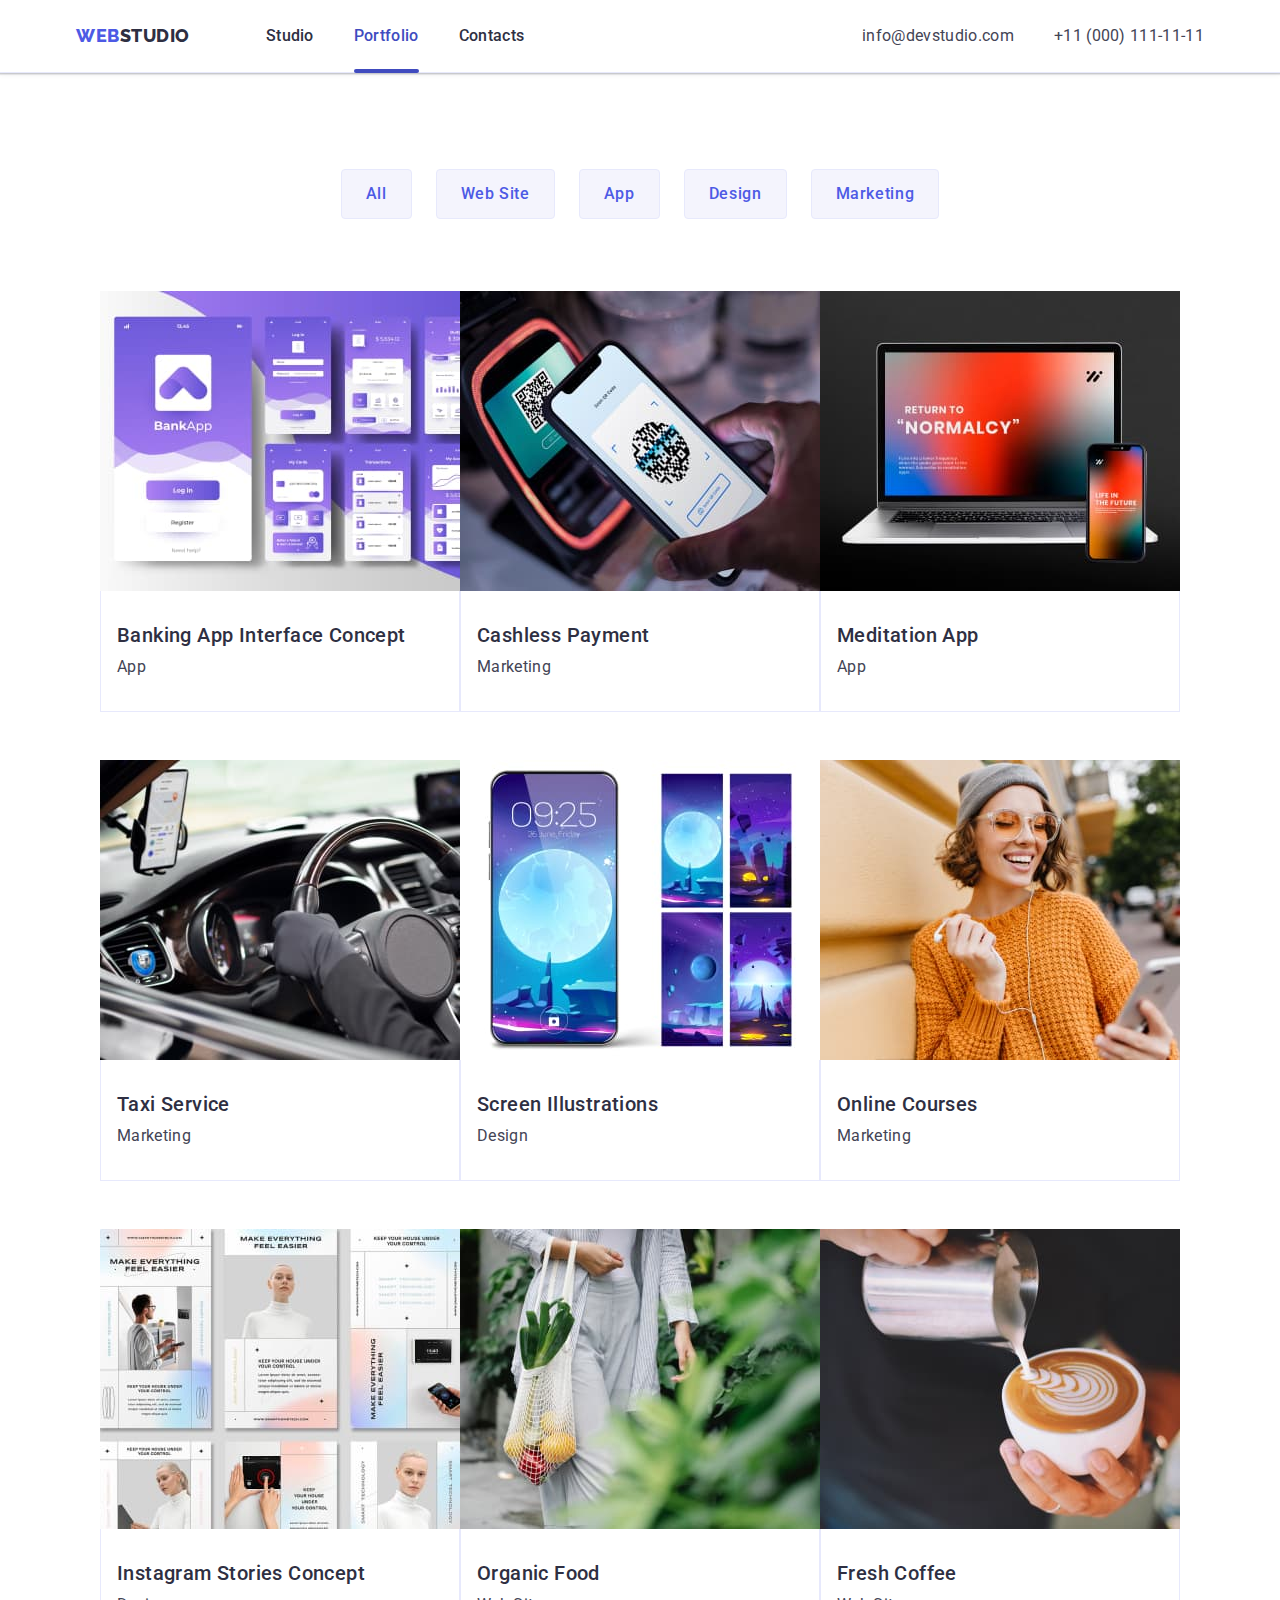
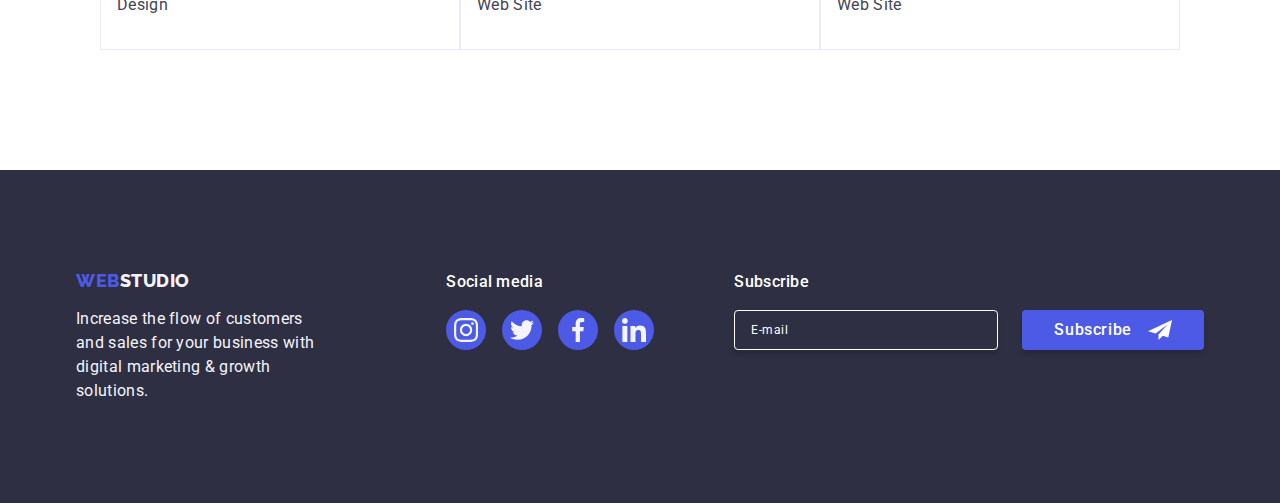
<file: portfolio.html>
<!DOCTYPE html>
<html lang="en">
  <head>
    <meta charset="UTF-8" />
    <meta name="viewport" content="width=device-width, initial-scale=1.0" />
    <title>WebStudio</title>
    <link rel="preconnect" href="https://fonts.googleapis.com" />
    <link rel="preconnect" href="https://fonts.gstatic.com" crossorigin />
    <link
      href="https://fonts.googleapis.com/css2?family=Raleway:wght@800&family=Roboto:wght@400;500;700;900&display=swap"
      rel="stylesheet"
    />
    <link
      rel="stylesheet"
      href="https://cdn.jsdelivr.net/npm/modern-normalize@2.0.0/modern-normalize.min.css"
    />
    <link rel="stylesheet" href="./css/styles.css" />
  </head>
  <body>
    <header class="header">
      <div class="container header-container">
        <nav class="header-navigation">
          <a href="./index.html" class="logo logo-header link"
            >Web<span class="studio">Studio</span></a
          >
          <ul class="list menu-nav">
            <li><a class="link menu" href="./index.html">Studio</a></li>
            <li><a class="link menu menu-active" href="./portfolio.html">Portfolio</a></li>
            <li><a class="link menu" href="">Contacts</a></li>
          </ul>
        </nav>
        <address class="address">
          <ul class="list contacts-list">
            <li>
              <a class="link address-info" href="mailto:info@devstudio.com">info@devstudio.com</a>
            </li>
            <li>
              <a class="link address-info" href="tel:+110001111111">+11 (000) 111-11-11</a>
            </li>
          </ul>
        </address>
      </div>
    </header>
    <main>
      <section class="portfolio">
        <div class="container">
          <h1 class="hidden">Filters</h1>
          <ul class="list list-button">
            <li><button type="button" class="portfolio-btn">All</button></li>
            <li><button type="button" class="portfolio-btn">Web Site</button></li>
            <li><button type="button" class="portfolio-btn">App</button></li>
            <li><button type="button" class="portfolio-btn">Design</button></li>
            <li><button type="button" class="portfolio-btn">Marketing</button></li>
          </ul>

          <ul class="list gallery-list">
            <li class="gallery-items">
              <a href="#" class="link gallery-link">
                <div class="gallery-link-overlay">
                  <img
                    src="./images/portfolio/img11.jpg"
                    alt="banking app"
                    width="360"
                    height="300"
                  />
                  <p class="overlay"
                    >14 Stylish and User-Friendly App Design Concepts · Task Manager App · Calorie
                    Tracker App · Exotic Fruit Ecommerce App · Cloud Storage App
                  </p>
                </div>
                <div class="gallery-content">
                  <h2 class="title">Banking App Interface Concept</h2>
                  <p class="subtitle">App</p>
                </div>
              </a>
            </li>
            <li class="gallery-items">
              <a href="#" class="link gallery-link">
                <div class="gallery-link-overlay">
                  <img
                    src="./images/portfolio/img12.jpg"
                    alt="cashless payment"
                    width="360"
                    height="300"
                  />
                  <p class="overlay"
                    >14 Stylish and User-Friendly App Design Concepts · Task Manager App · Calorie
                    Tracker App · Exotic Fruit Ecommerce App · Cloud Storage App
                  </p>
                </div>
                <div class="gallery-content">
                  <h2 class="title">Cashless Payment</h2>
                  <p class="subtitle">Marketing</p>
                </div>
              </a>
            </li>
            <li class="gallery-items">
              <a href="#" class="link gallery-link">
                <div class="gallery-link-overlay">
                  <img
                    src="./images/portfolio/img13.jpg"
                    alt="meditation app"
                    width="360"
                    height="300"
                  />
                  <p class="overlay"
                    >14 Stylish and User-Friendly App Design Concepts · Task Manager App · Calorie
                    Tracker App · Exotic Fruit Ecommerce App · Cloud Storage App
                  </p>
                </div>
                <div class="gallery-content">
                  <h2 class="title">Meditation App</h2>
                  <p class="subtitle">App</p>
                </div>
              </a>
            </li>
            <li class="gallery-items">
              <a href="#" class="link gallery-link">
                <div class="gallery-link-overlay">
                  <img
                    src="./images/portfolio/img14.jpg"
                    alt="taxi service"
                    width="360"
                    height="300"
                  />
                  <p class="overlay"
                    >14 Stylish and User-Friendly App Design Concepts · Task Manager App · Calorie
                    Tracker App · Exotic Fruit Ecommerce App · Cloud Storage App
                  </p>
                </div>
                <div class="gallery-content">
                  <h2 class="title">Taxi Service</h2>
                  <p class="subtitle">Marketing</p>
                </div>
              </a>
            </li>
            <li class="gallery-items">
              <a href="#" class="link gallery-link">
                <div class="gallery-link-overlay">
                  <img
                    src="./images/portfolio/img15.jpg"
                    alt="screen illustrations"
                    width="360"
                    height="300"
                  />
                  <p class="overlay"
                    >14 Stylish and User-Friendly App Design Concepts · Task Manager App · Calorie
                    Tracker App · Exotic Fruit Ecommerce App · Cloud Storage App
                  </p>
                </div>
                <div class="gallery-content">
                  <h2 class="title">Screen Illustrations</h2>
                  <p class="subtitle">Design</p>
                </div>
              </a>
            </li>
            <li class="gallery-items">
              <a href="#" class="link gallery-link">
                <div class="gallery-link-overlay">
                  <img
                    src="./images/portfolio/img16.jpg"
                    alt="online courses"
                    width="360"
                    height="300"
                  />
                  <p class="overlay"
                    >14 Stylish and User-Friendly App Design Concepts · Task Manager App · Calorie
                    Tracker App · Exotic Fruit Ecommerce App · Cloud Storage App
                  </p>
                </div>
                <div class="gallery-content">
                  <h2 class="title">Online Courses</h2>
                  <p class="subtitle">Marketing</p>
                </div>
              </a>
            </li>
            <li class="gallery-items">
              <a href="#" class="link gallery-link">
                <div class="gallery-link-overlay">
                  <img
                    src="./images/portfolio/img17.jpg"
                    alt="instagram concept"
                    width="360"
                    height="300"
                  />
                  <p class="overlay"
                    >14 Stylish and User-Friendly App Design Concepts · Task Manager App · Calorie
                    Tracker App · Exotic Fruit Ecommerce App · Cloud Storage App
                  </p>
                </div>
                <div class="gallery-content">
                  <h2 class="title">Instagram Stories Concept</h2>
                  <p class="subtitle">Design</p>
                </div>
              </a>
            </li>
            <li class="gallery-items">
              <a href="#" class="link gallery-link">
                <div class="gallery-link-overlay">
                  <img
                    src="./images/portfolio/img18.jpg"
                    alt="organic food"
                    width="360"
                    height="300"
                  />
                  <p class="overlay"
                    >14 Stylish and User-Friendly App Design Concepts · Task Manager App · Calorie
                    Tracker App · Exotic Fruit Ecommerce App · Cloud Storage App
                  </p>
                </div>
                <div class="gallery-content">
                  <h2 class="title">Organic Food</h2>
                  <p class="subtitle">Web Site</p>
                </div>
              </a>
            </li>
            <li class="gallery-items">
              <a href="#" class="link gallery-link">
                <div class="gallery-link-overlay">
                  <img src="./images/portfolio/img19.jpg" alt="coffee" width="360" height="300" />
                  <p class="overlay"
                    >14 Stylish and User-Friendly App Design Concepts · Task Manager App · Calorie
                    Tracker App · Exotic Fruit Ecommerce App · Cloud Storage App
                  </p>
                </div>
                <div class="gallery-content">
                  <h2 class="title">Fresh Coffee</h2>
                  <p class="subtitle">Web Site</p>
                </div>
              </a>
            </li>
          </ul>
        </div>
      </section>
    </main>
    <footer class="footer">
      <div class="container footer-blocks">
        <div class="footer-first-block">
          <a class="link logo logo-footer" href="./index.html"
            >Web<span class="studio-white">Studio</span>
          </a>
          <p class="footer-text">
            Increase the flow of customers and sales for your business with digital marketing &
            growth solutions.
          </p>
        </div>
        <div class="footer-second-block">
          <p class="footer-social-text">Social media</p>
          <ul class="list footer-list">
            <li class="footer-item">
              <a class="footer-icon" href="">
                <svg class="footer-social-icon" width="24" height="24" aria-label="Instagram icon">
                  <use href="./images/icons.svg#icon-instagram-icon"></use>
                </svg>
              </a>
            </li>
            <li class="footer-item">
              <a class="footer-icon" href="">
                <svg class="footer-social-icon" width="24" height="24" aria-label="Twitter icon">
                  <use href="./images/icons.svg#icon-twitter-icon"></use>
                </svg>
              </a>
            </li>
            <li class="footer-item">
              <a class="footer-icon" href="">
                <svg class="footer-social-icon" width="24" height="24" aria-label="Facebook icon">
                  <use href="./images/icons.svg#icon-facebook-icon"></use>
                </svg>
              </a>
            </li>
            <li class="footer-item">
              <a class="footer-icon" href="">
                <svg class="footer-social-icon" width="24" height="24" aria-label="Linkedin icon">
                  <use href="./images/icons.svg#icon-linkedin-icon"></use>
                </svg>
              </a>
            </li>
          </ul>
        </div>
        <div class="footer-third-block">
          <p class="footer-social-text">Subscribe</p>
          <form class="subscribe-form">
            <label class="subscribe-label" for="user-subscribe">
              <input
                class="subscribe-form-input"
                type="email"
                name="user-subscribe"
                id="user-subscribe"
                placeholder="E-mail"
                required
              />
            </label>
            <button class="hero-button footer-btn" type="submit"
              >Subscribe
              <svg class="subscribe-icon" width="24" height="24" aria-label="Subscribe icon">
                <use href="./images/icons.svg#icon-fly"></use>
              </svg>
            </button>
          </form>
        </div>
      </div>
    </footer>
  </body>
</html>
</file>
<file: css/styles.css>
:root {
  --global-font: 'Roboto', sans-serif;
  --second-font: 'Raleway', sans-serif;
  --global-text-color: #434455;
  --second-text-color: #2e2f42;
  --background-color-white: #fff;
  --background-color-grey: #f4f4fd;
  --global-color-blue: #4d5ae5;
  --active-button: #404bbf;
  --cornflower: #e7e9fc;
  --lightslate: #8e8f99;
  --green: #31d0aa;
  --modal-background: #fcfcfc;
  --transition-dur-fun: 250ms cubic-bezier(0.4, 0, 0.2, 1);
}

body {
  font-family: var(--global-font);
  color: var(--global-text-color);
}

h1,
h2,
h3,
p {
  margin: 0;
}

ul,
ol {
  margin: 0;
  padding: 0;
}

img {
  display: block;
  max-width: 100%;
}

*,
*::before,
*::after {
  box-sizing: border-box;
}

.link {
  text-decoration: none;
}

.link:hover,
.link:focus {
  color: var(--active-button);
}

.list {
  list-style-type: none;
  padding: 0;
  margin: 0;
}

/* ---PHONE SCREEN--- */
.container {
  min-width: 320px;
  max-width: 428px;
  margin-left: auto;
  margin-right: auto;
  padding-left: 16px;
  padding-right: 16px;
}

/* ---TABLET SCREEN--- */

@media screen and (min-width: 768px) {
  .container {
    max-width: 768px;
  }
}

/* ---DESKTOP SCREEN--- */

@media screen and (min-width: 1158px) {
  .container {
    max-width: 1158px;
    padding-left: 15px;
    padding-right: 15px;
  }
}

.section {
  padding: 96px 0;
}

@media screen and (min-width: 1158px) {
  .section {
    padding: 120px 0;
  }
}

/* ====== HEADER =======*/

.header {
  border-bottom: 1px solid var(--cornflower);
  box-shadow: 0px 2px 1px rgba(46, 47, 66, 0.08), 0px 1px 1px rgba(46, 47, 66, 0.16),
    0px 1px 6px rgba(46, 47, 66, 0.08);
}

.header-container {
  display: flex;
  justify-content: space-between;
  align-items: center;
}

.header-navigation {
  display: flex;
  align-items: center;
}

.logo {
  font-family: var(--second-font);
  font-weight: 800;
  font-size: 18px;
  line-height: 1.17;
  letter-spacing: 0.54px;
  color: var(--global-color-blue);
  text-transform: uppercase;
  transition: color var(--transition-dur-fun);
}

.logo-header {
  margin-right: 76px;
  padding: 24px 0;
}

.studio {
  color: var(--second-text-color);
}

@media screen and (max-width: 767.98px) {
  .address {
    display: none;
  }
}

.menu-nav {
  display: flex;
  gap: 40px;
}

.contacts-list {
  display: flex;
  align-items: center;
  flex-direction: column;
  gap: 12px;
}

@media screen and (min-width: 1158px) {
  .contacts-list {
    display: flex;
    flex-direction: row;
    gap: 40px;
  }
}

.menu {
  display: inline-block;
  font-family: var(--global-font);
  font-size: 16px;
  font-weight: 500;
  line-height: 1.5;
  letter-spacing: 0.32px;
  color: var(--second-text-color);
  padding: 24px 0;
  transition: color var(--transition-dur-fun);
}

.menu-active {
  position: relative;
  color: var(--active-button);
}

.menu-active::after {
  position: absolute;
  left: 0;
  bottom: -1px;
  content: '';
  display: block;
  width: 100%;
  height: 4px;
  border-radius: 2px;
  background-color: var(--active-button);
}

.address {
  font-style: normal;
}

.address-info {
  display: inline-block;
  font-family: var(--global-font);
  font-size: 16px;
  font-weight: 400;
  line-height: 1.5;
  letter-spacing: 0.32px;
  color: var(--global-text-color);
  transition: color var(--transition-dur-fun);
}

.header-btn {
  background-color: transparent;
  padding: 0;
  border: none;
}

.header-btn-icon {
  stroke: var(--second-text-color);
  stroke-width: 3;
  transition: fill var(--transition-dur-fun);
}
/* ====== HEADER =======*/

/* ====== HERO =======*/
.hero {
  background-color: var(--second-text-color);
  text-align: center;
  padding: 112px 0;
}

@media screen and (min-width: 1158px) {
  .hero {
    padding: 188px 0;
  }
}
.hero-title {
  font-family: var(--global-font);
  font-size: 36px;
  font-weight: 700;
  line-height: 1.11;
  letter-spacing: 0.72px;
  text-transform: capitalize;
  color: var(--background-color-white);
  margin-bottom: 72px;
  max-width: 320px;
  margin-left: auto;
  margin-right: auto;
}

@media screen and (min-width: 768px) {
  .hero-title {
    font-size: 56px;
    line-height: 1.07;
    letter-spacing: 1.12px;
    margin-bottom: 36px;
    max-width: 496px;
  }
}

@media screen and (min-width: 1158px) {
  .hero-title {
    margin-bottom: 48px;
  }
}

.hero-button {
  font-family: inherit;
  font-size: 16px;
  font-weight: 500;
  line-height: 1.5;
  letter-spacing: 0.64px;
  cursor: pointer;
  background-color: var(--global-color-blue);
  color: var(--background-color-white);
  padding: 16px 32px;
  border: none;
  border-radius: 4px;
  box-shadow: 0px 4px 4px 0px rgba(0, 0, 0, 0.15);
  min-width: 169px;
  display: block;
  margin-left: auto;
  margin-right: auto;
  transition: background-color var(--transition-dur-fun);
}

.hero-button:hover,
.hero-button:focus {
  background-color: var(--active-button);
}

.background-hero {
  max-width: 1440px;
  margin: 0 auto;
  background-repeat: no-repeat;
  background-position: center;
  background-size: cover;

  background-image: linear-gradient(rgba(46, 47, 66, 0.7), rgba(46, 47, 66, 0.7)),
    url(../images/background/Dark-bg_mob.jpg);
}
@media (min-resolution: 192dpi) {
  .background-hero {
    background-image: linear-gradient(rgba(46, 47, 66, 0.7), rgba(46, 47, 66, 0.7)),
      url(../images/background/Dark-bg_mob@2x.jpg);
  }
}
@media only screen and (min-width: 768px) {
  .background-hero {
    background-image: linear-gradient(rgba(46, 47, 66, 0.7), rgba(46, 47, 66, 0.7)),
      url(../images/background/Dark-bg_tab.jpg);
  }
}
@media only screen and (min-width: 768px) and (min-resolution: 192dpi) {
  .background-hero {
    background-image: linear-gradient(rgba(46, 47, 66, 0.7), rgba(46, 47, 66, 0.7)),
      url(../images/background/Dark-bg_tab@2x.jpg);
  }
}

@media only screen and (min-width: 1158px) {
  .background-hero {
    background-image: linear-gradient(rgba(46, 47, 66, 0.7), rgba(46, 47, 66, 0.7)),
      url(../images/background/people-bg_desk.jpg);
  }
}
@media only screen and (min-width: 1158px) and (min-resolution: 192dpi) {
  .background-hero {
    background-image: linear-gradient(rgba(46, 47, 66, 0.7), rgba(46, 47, 66, 0.7)),
      url(../images/background/people-bg_desk@2x.jpg);
  }
}

/* ====== HERO =======*/

/* ====== SECTION =======*/

.hidden {
  position: absolute;
  width: 1px;
  height: 1px;
  margin: -1px;
  border: 0;
  padding: 0;

  white-space: nowrap;
  clip-path: inset(100%);
  clip: rect(0 0 0 0);
  overflow: hidden;
}

.features-list,
.team-list {
  justify-content: center;
  display: flex;
  flex-wrap: wrap;
  gap: 72px;
}

.customers-list {
  justify-content: center;
  display: flex;
  flex-wrap: wrap;
  gap: 72px 16px;
}

@media screen and (min-width: 768px) {
  .features-list,
  .customers-list {
    gap: 72px 24px;
  }
}

@media screen and (min-width: 768px) {
  .team-list {
    gap: 64px 24px;
  }
}

@media screen and (min-width: 1158px) {
  .features-list,
  .team-list,
  .customers-list {
    flex-wrap: nowrap;
    gap: 24px;
  }
}

@media screen and (min-width: 768px) {
  .features-items {
    flex-basis: calc((100% - 24px) / 2);
  }
}

@media screen and (min-width: 1158px) {
  .features-items,
  .team-list-item {
    flex-basis: calc((100% - 3 * 24px) / 4);
  }
}

.svg-hide {
  display: none;
}

@media screen and (min-width: 1158px) {
  .svg-hide {
    display: initial;
  }
}

@media screen and (min-width: 1158px) {
  .second-section-icon {
    background-color: var(--background-color-grey);
    display: flex;
    justify-content: center;
    align-items: center;
    height: 112px;
    margin-bottom: 8px;
    border-radius: 4px;
  }
}

.title {
  font-family: var(--global-font);
  font-size: 36px;
  font-weight: 700;
  line-height: 1.11;
  letter-spacing: 0.72px;
  color: var(--second-text-color);
  margin-bottom: 8px;
  text-align: center;
}

@media screen and (min-width: 768px) {
  .title {
    text-align: start;
  }
}

@media screen and (min-width: 1158px) {
  .title {
    font-size: 20px;
    font-weight: 500;
    line-height: 1.2;
    letter-spacing: 0.4px;
  }
}

.subtitle {
  font-family: var(--global-font);
  font-size: 16px;
  font-weight: 500;
  line-height: 1.5;
  letter-spacing: 0.32px;
  color: var(--global-text-color);
}

@media screen and (min-width: 1158px) {
  .subtitle {
    font-weight: 400;
  }
}

@media screen and (max-width: 1158px) {
  .section-hide {
    display: none;
  }
}

.caption {
  font-family: var(--global-font);
  font-size: 36px;
  font-weight: 700;
  line-height: 1.11;
  letter-spacing: 0.72px;
  color: var(--second-text-color);
  text-align: center;
  text-transform: capitalize;
  margin-bottom: 72px;
}

.caption-list-item {
  flex-basis: calc((100% - 24px * 2) / 3);
}

@media screen and (min-width: 1158px) {
  .caption-list {
    display: flex;
    justify-content: center;
    gap: 24px;
  }
}

.team-title {
  text-align: center;
  padding: 32px 0;
}

.team-caption {
  font-family: var(--global-font);
  font-size: 20px;
  font-weight: 500;
  line-height: 1.2;
  letter-spacing: 0.4px;
  color: var(--second-text-color);
  margin-bottom: 8px;
}

.team-subtitle {
  font-family: var(--global-font);
  font-size: 16px;
  font-weight: 400;
  line-height: 1.5;
  letter-spacing: 0.32px;
  color: var(--global-text-color);
}

.background-team {
  background-color: var(--background-color-grey);
}

.background-team-photo {
  background-color: var(--background-color-white);
  border-radius: 0px 0px 4px 4px;
  box-shadow: 0px 2px 1px 0px rgba(46, 47, 66, 0.08), 0px 1px 1px 0px rgba(46, 47, 66, 0.16),
    0px 1px 6px 0px rgba(46, 47, 66, 0.08);
}

.team-icon-list {
  display: flex;
  gap: 24px;
  justify-content: center;
  align-items: center;
  margin-top: 8px;
}

.team-icon-item {
  width: 40px;
  height: 40px;
}

.team-icon-link {
  display: flex;
  justify-content: center;
  align-items: center;
  width: 100%;
  height: 100%;
  border-radius: 50%;
  background-color: var(--global-color-blue);
  fill: var(--background-color-grey);
  transition: color var(--transition-dur-fun);
}

.team-icon-link:hover,
.team-icon-link:focus {
  background-color: var(--active-button);
}

@media only screen and (min-width: 768px) and (max-width: 1157px) {
  .customers-container {
    width: 584px;
  }
}

.customers-link {
  width: 100%;
  height: 100%;
  display: flex;
  border-radius: 4px;
  border: 1px solid var(--lightslate);
  justify-content: center;
  align-items: center;
  color: var(--lightslate);
  transition: color var(--transition-dur-fun);
}

.customers-item {
  flex-basis: calc((100% - 24px) / 2);
  height: 88px;
}

@media screen and (min-width: 768px) {
  .customers-item {
    flex-basis: calc((100% - 2 * 24px) / 3);
  }
}

@media screen and (min-width: 1158px) {
  .customers-item {
    flex-basis: calc((100% - 5 * 24px) / 6);
  }
}

.customers-icon {
  fill: currentColor;
}

.customers-link:hover,
.customers-link:focus {
  border: 1px solid var(--active-button);
  color: var(--active-button);
}

/* ====== SECTION =======*/

/* ====== FOOTER =======*/
.footer {
  background-color: var(--second-text-color);
  padding: 100px 0;
}

.studio-white {
  color: var(--background-color-grey);
}

.footer-text {
  font-family: var(--global-font);
  font-size: 16px;
  font-weight: 400;
  line-height: 1.5;
  letter-spacing: 0.32px;
  color: var(--background-color-grey);
  max-width: 264px;
}

.logo-footer {
  display: inline-block;
  margin-bottom: 16px;
}

@media screen and (min-width: 768px) {
  .footer-blocks {
    display: flex;
    flex-wrap: wrap;
  }
}

@media screen and (min-width: 1158px) {
  .footer-blocks {
    display: flex;
    flex-wrap: nowrap;
    align-items: baseline;
  }
}

.footer-first-block {
  display: flex;
  flex-direction: column;
  align-items: center;
  margin-bottom: 72px;
}

@media screen and (min-width: 768px) {
  .footer-first-block {
    display: flex;
    align-items: flex-start;
    margin-right: 24px;
  }
}

@media screen and (min-width: 1158px) {
  .footer-first-block {
    margin-right: 120px;
    margin-bottom: 0;
  }
}

.footer-second-block {
  display: flex;
  flex-direction: column;
  align-items: center;
  margin-bottom: 72px;
}

@media only screen and (min-width: 768px) {
  .footer-second-block {
    display: flex;
    align-items: flex-start;
    margin-bottom: 0;
  }
}

.footer-social-text {
  font-family: var(--global-font);
  font-size: 16px;
  font-weight: 500;
  line-height: 1.5;
  letter-spacing: 0.32px;
  color: var(--background-color-white);
  margin-bottom: 16px;
}

.footer-list {
  display: flex;
  gap: 16px;
}

.footer-item {
  width: 40px;
  height: 40px;
}

.footer-icon {
  display: flex;
  align-items: center;
  justify-content: center;
  width: 100%;
  height: 100%;
  background-color: var(--global-color-blue);
  border-radius: 50%;
  transition: color var(--transition-dur-fun);
}

.footer-icon:hover,
.footer-icon:focus {
  background-color: var(--green);
}

.footer-social-icon {
  fill: var(--background-color-grey);
}

.footer-third-block {
  display: flex;
  flex-direction: column;
  align-items: center;
}

@media screen and (min-width: 768px) {
  .footer-third-block {
    display: flex;
    align-items: flex-start;
  }
}

@media screen and (min-width: 1158px) {
  .footer-third-block {
    margin-left: 80px;
  }
}

@media screen and (min-width: 768px) {
  .subscribe-form {
    display: flex;
    gap: 24px;
  }
}

.subscribe-form-input {
  width: 398px;
  height: 40px;
  border: 1px solid var(--background-color-white);
  border-radius: 4px;
  box-shadow: 0px 4px 4px 0px rgba(0, 0, 0, 0.15);
  background-color: transparent;
  font-size: 12px;
  line-height: 1.5;
  letter-spacing: 0.48px;
  padding-left: 16px;
  color: var(--background-color-white);
  margin-bottom: 16px;
}

@media screen and (max-width: 427px) {
  .subscribe-form-input {
    width: 298px;
  }
}

@media screen and (min-width: 768px) {
  .subscribe-form-input {
    width: 264px;
  }
}
.subscribe-form-input::placeholder {
  color: var(--background-color-white);
}

.footer-btn {
  display: flex;
  align-items: center;
  justify-content: center;
  height: 40px;
  min-width: 165px;
}

.subscribe-icon {
  fill: var(--background-color-white);
  margin-left: 16px;
}

/* ====== FOOTER =======*/

/* ====== PORTFOLIO =======*/

.portfolio {
  padding: 96px 0 120px 0;
}

.portfolio-btn {
  font-family: inherit;
  font-size: 16px;
  font-weight: 500;
  line-height: 1.5;
  letter-spacing: 0.64px;
  cursor: pointer;
  background-color: var(--background-color-grey);
  color: var(--global-color-blue);
  padding: 12px 24px;
  border: 1px solid var(--cornflower);
  border-radius: 4px;
  min-width: 68px;
  transition: background-color var(--transition-dur-fun), color var(--transition-dur-fun);
}

.portfolio-btn:hover,
.portfolio-btn:focus {
  background-color: var(--active-button);
  color: var(--background-color-white);
  box-shadow: 0px 2px 2px 0px rgba(0, 0, 0, 0.12), 0px 2px 1px 0px rgba(0, 0, 0, 0.08),
    0px 3px 1px 0px rgba(0, 0, 0, 0.1);
  border: 1px solid transparent;
}

.list-button {
  display: flex;
  justify-content: center;
  column-gap: 24px;
  margin-bottom: 72px;
}

.gallery-list {
  display: flex;
  flex-wrap: wrap;
  justify-content: center;
  row-gap: 48px;
}

.gallery-items {
  width: calc((100% - 48px) / 3);
}

.gallery-content {
  border: 1px solid var(--cornflower);
  border-top: none;
  padding: 32px 16px;
}

.gallery-link {
  display: block;
  transition: color var(--transition-dur-fun);
}

.gallery-link:hover,
.gallery-link:focus {
  box-shadow: 0px 1px 6px rgba(46, 47, 66, 0.08), 0px 1px 1px rgba(46, 47, 66, 0.16),
    0px 2px 1px rgba(46, 47, 66, 0.08);
}

.overlay {
  font-family: var(--global-font);
  font-size: 16px;
  font-weight: 400;
  line-height: 1.5;
  letter-spacing: 0.32px;
  color: var(--background-color-grey);
  position: absolute;
  top: 0;
  left: 0;
  width: 100%;
  height: 100%;
  padding: 40px 32px;
  background-color: var(--global-color-blue);
  transform: translateY(100%);
  transition: transform var(--transition-dur-fun);
}

.gallery-link-overlay {
  position: relative;
  overflow: hidden;
}

.gallery-link-overlay:hover .overlay {
  transform: translateY(0%);
}

/* ====== PORTFOLIO =======*/

/* ====== MODAL-WINDOW ======= */

.is-hidden {
  opacity: 0;
  visibility: hidden;
  pointer-events: none;
}

.backdrop {
  position: fixed;
  top: 0;
  left: 0;
  width: 100%;
  height: 100%;
  background-color: rgba(46, 47, 66, 0.4);
  visibility: visible;
  transition: opacity var(--transition-dur-fun), visibility var(--transition-dur-fun);
}

.modal-window {
  position: absolute;
  top: 50%;
  left: 50%;
  transform: translateX(-50%) translateY(-50%) scale(1);
  width: 408px;
  min-height: 584px;
  border-radius: 4px;
  background-color: var(--modal-background);
  box-shadow: 0px 2px 1px 0px rgba(0, 0, 0, 0.2), 0px 1px 3px 0px rgba(0, 0, 0, 0.12),
    0px 1px 1px 0px rgba(0, 0, 0, 0.14);
  padding: 72px 24px 24px;
  transition: transform var(--transition-dur-fun);
}

@media screen and (max-width: 427px) {
  .modal-window {
    width: 100%;
  }
}

.modal-window-close-btn {
  position: absolute;
  top: 24px;
  right: 24px;
  padding: 0;
  width: 24px;
  height: 24px;
  border-radius: 50%;
  display: flex;
  align-items: center;
  justify-content: center;
  background-color: var(--cornflower);
  border: 1px solid rgba(0, 0, 0, 0.1);
  cursor: pointer;
  transition: border var(--transition-dur-fun), background-color var(--transition-dur-fun);
}

.modal-window-close-btn:hover,
.modal-window-close-btn:focus {
  border: none;
  background-color: var(--active-button);
  fill: var(--background-color-white);
}

.modal-btn-close-icon {
  transition: fill var(--transition-dur-fun);
}

.modal-btn-close-icon:hover,
.modal-btn-close-icon:focus {
  fill: var(--background-color-white);
}

.modal-caption {
  display: block;
  width: 360px;
  margin-left: auto;
  margin-right: auto;
  margin-bottom: 16px;
  text-align: center;
  color: var(--second-text-color);
  font-size: 16px;
  font-weight: 500;
  line-height: 1.5;
  letter-spacing: 0.32px;
}

@media screen and (max-width: 427px) {
  .modal-caption {
    width: 100%;
  }
}

.modal-field {
  margin-bottom: 8px;
}

.modal-label {
  display: block;
  margin-bottom: 4px;
  color: var(--lightslate);
  font-size: 12px;
  line-height: 1.17;
  letter-spacing: 0.48px;
}

.modal-field-input {
  position: relative;
}

.modal-input,
.modal-field-comment {
  border: 1px solid rgba(46, 47, 66, 0.4);
  border-radius: 4px;
  padding-left: 38px;
  height: 40px;
  width: 100%;
  outline: transparent;
  background-color: transparent;
  transition: border-color var(--transition-dur-fun);
}

.modal-input:focus {
  border-color: var(--global-color-blue);
}

.modal-input:focus + .modal-icon {
  fill: var(--global-color-blue);
}

.modal-icon {
  fill: var(--second-text-color);
  position: absolute;
  left: 16px;
  top: 50%;
  transform: translateY(-50%);
  pointer-events: none;
  transition: fill var(--transition-dur-fun);
}

.modal-text-input {
  margin-bottom: 16px;
}

.modal-field-comment {
  height: 120px;
  padding-left: 16px;
  resize: none;
  margin-bottom: 16px;
  font-size: 12px;
  letter-spacing: 0.48px;
  line-height: 1.17;
  color: rgba(46, 47, 66, 0.4);
  padding: 8px 16px;
}

.modal-field-comment::placeholder {
  color: rgba(46, 47, 66, 0.4);
}

.modal-field-comment:focus {
  border-color: var(--global-color-blue);
}

.modal-agremment {
  margin-bottom: 24px;
}

.modal-agremment-desc {
  display: block;
  color: var(--lightslate);
  font-size: 12px;
  letter-spacing: 0.48px;
  line-height: 1.17;
}

.modal-agremment-link {
  color: var(--global-color-blue);
}

.custom-checkbox {
  display: inline-flex;
  align-items: center;
  justify-content: center;
  width: 16px;
  height: 16px;
  border: 1px solid rgba(46, 47, 66, 0.4);
  border-radius: 2px;
  transition: background-color var(--transition-dur-fun), border var(--transition-dur-fun),
    fill var(--transition-dur-fun);
  fill: transparent;
  margin-right: 8px;
}

input[type='checkbox']:checked ~ .modal-agremment-desc .custom-checkbox {
  background-color: var(--active-button);
  border: none;
  fill: var(--background-color-grey);
}

.custom-checkbox-icon {
  opacity: 0;
  fill: var(--background-color-grey);
  transition: opacity var(--transition-dur-fun);
}

input[type='checkbox']:checked ~ .modal-agremment-desc .custom-checkbox .custom-checkbox-icon {
  opacity: 1;
}

/* ====== MODAL-WINDOW ======= */

/* MOBILE-MENU */

.menu-toggle {
  min-height: 22px;
  min-width: 32px;
  display: flex;
  align-items: center;
  justify-content: center;

  margin: 0;
  padding: 0;
  background-color: transparent;
  cursor: pointer;
  border: none;
  border-radius: 50%;
  outline: none;
}

@media screen and (min-width: 768px) {
  .menu-toggle {
    display: none;
  }
}

.menu-toggle:hover,
.menu-toggle:focus {
  background-color: rgba(0, 0, 0, 0.1);
}

.menu-container {
  position: fixed;
  top: 0;
  left: 0;

  display: flex;
  flex-direction: column;
  width: 100%;
  height: 100%;
  padding: 40px;
  padding-top: 80px;
  padding-right: 35px;
  background-color: var(--background-color-white);
  z-index: 999;

  transform: translateX(100%);
  transition: transform var(--transition-dur-fun);
}

.menu-container.is-open {
  transform: translateX(0);
}

.menu-container .menu-toggle {
  min-width: 24px;
  min-height: 24px;
  position: absolute;
  top: 24px;
  right: 24px;
  border-radius: 50%;
  background-color: var(--cornflower);
  border: 1px solid rgba(0, 0, 0, 0.1);
  cursor: pointer;
  transition: border var(--transition-dur-fun), background-color var(--transition-dur-fun);
}

.mobile-menu {
  padding: 0;
  margin: 0;
  list-style: none;
}
.mobile-menu-item:not(:last-child),
.mobile-contacts-item:not(:last-child) {
  margin-bottom: 40px;
}

.mobile-contacts {
  margin-top: auto;
  margin-bottom: 48px;
}

.mobile-menu-link,
.mobile-contacts-link {
  display: block;
  font-size: 36px;
  font-weight: 700;
  line-height: 1.11;
  letter-spacing: 0.02em;
  text-transform: capitalize;
  color: var(--second-text-color);
}

.mobile-menu-link:active {
  color: var(--active-button);
}

.mobile-contacts-link {
  color: var(--global-color-blue);
}

@media screen and (max-width: 427px) {
  .mobile-contacts-link {
    font-size: 24px;
  }
}

.mobile-contacts-adress {
  font-size: 20px;
  font-weight: 500;
  line-height: 1.2;
  letter-spacing: 0.02em;
  color: var(--global-text-color);
}

.mobile-socials {
  display: flex;
  align-items: center;
  gap: 56px;
}

@media screen and (max-width: 427px) {
  .mobile-socials {
    gap: 30px;
  }
}

/* code without portfolio */
</file>
